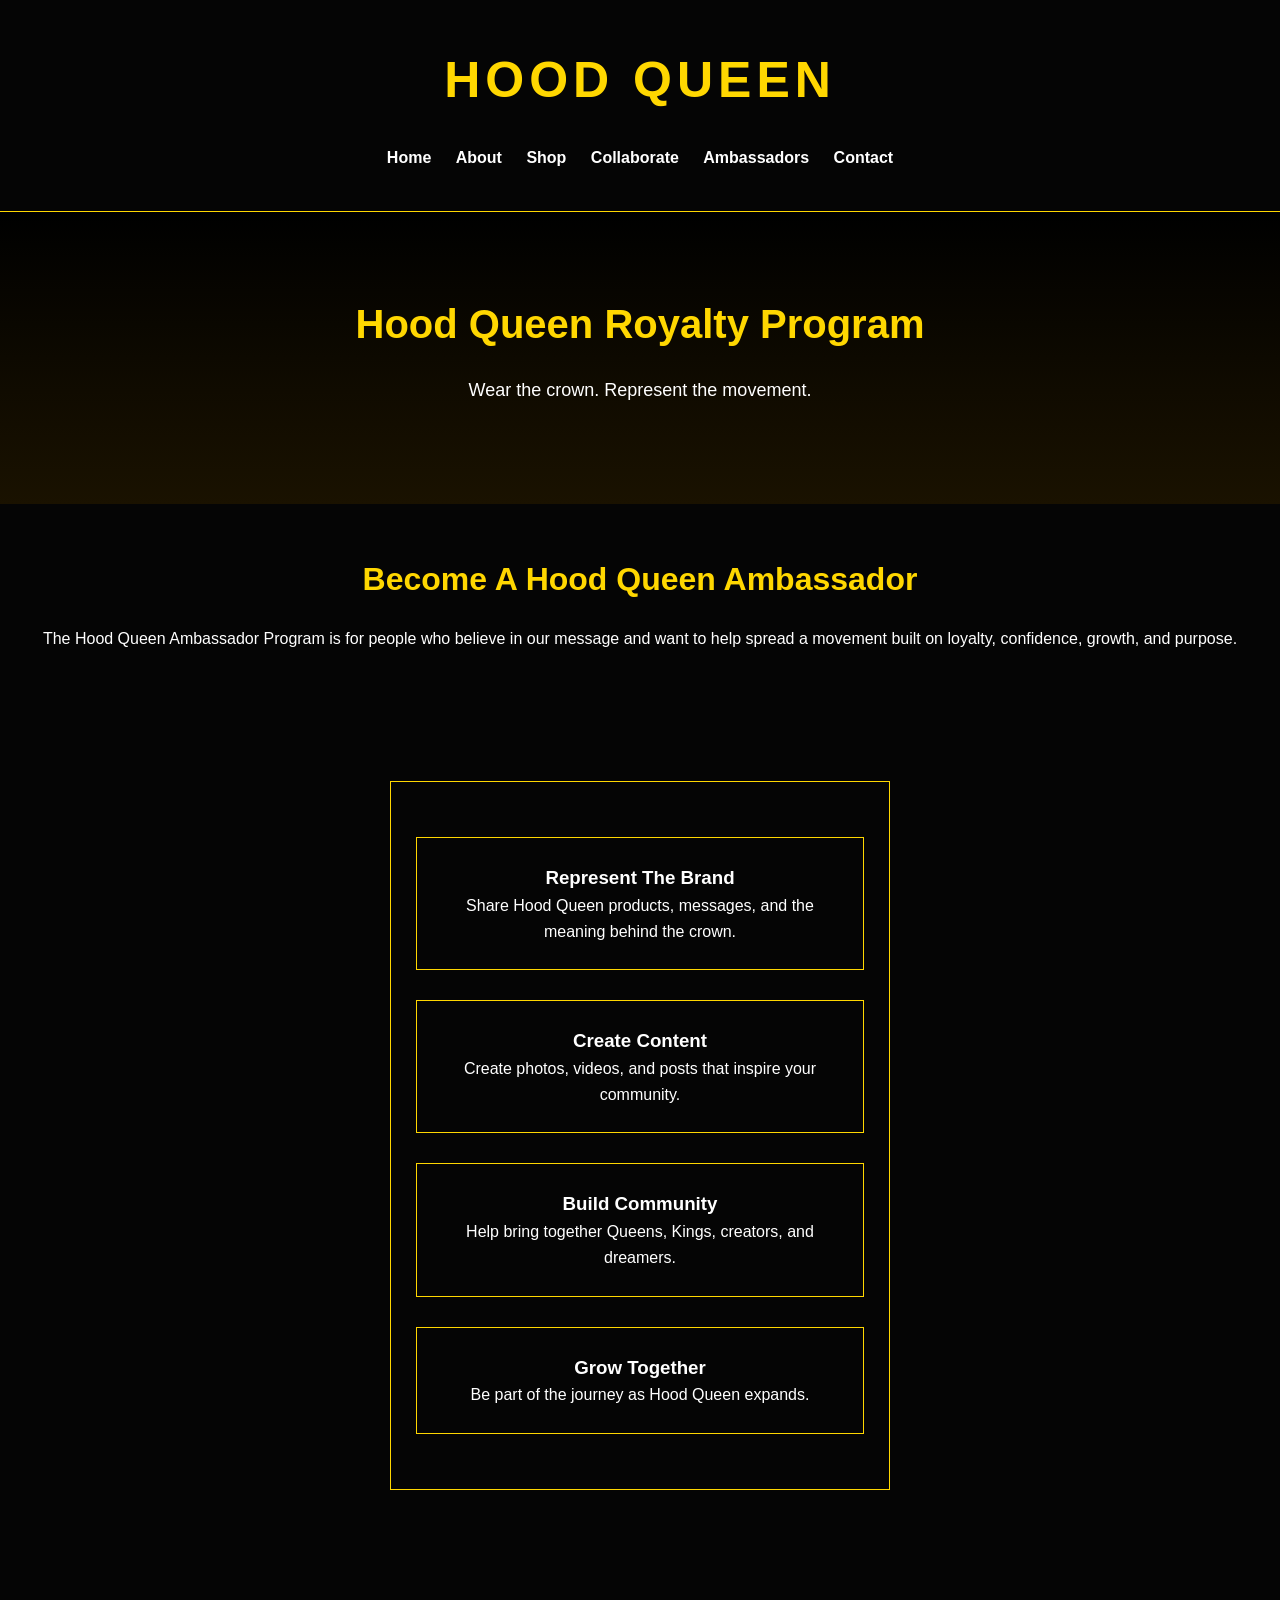
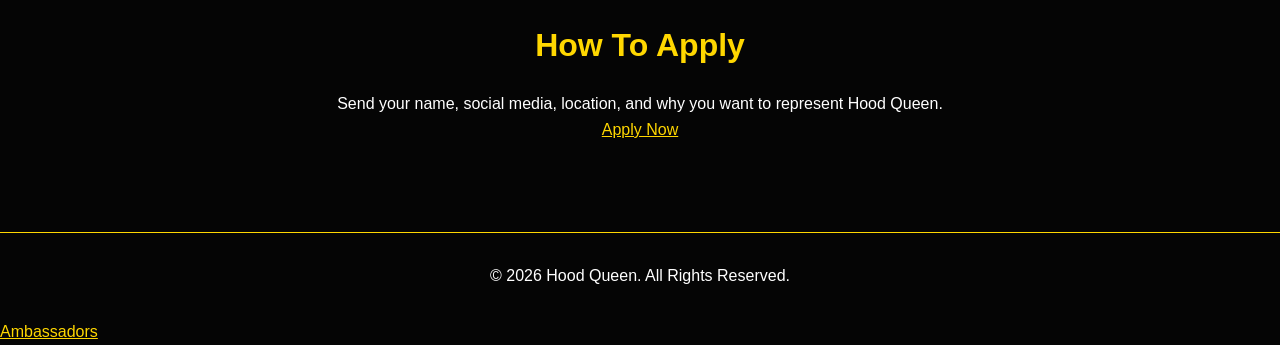
<file: ambassadors.html>
<!DOCTYPE html>
<html lang="en">

<head>

<meta charset="UTF-8">
<meta name="viewport" content="width=device-width, initial-scale=1.0">

<title>Hood Queen Ambassadors</title>

<link rel="stylesheet" href="style.css">

</head>

<body>

<header>

<h1>HOOD QUEEN</h1>

<nav>
<a href="index.html">Home</a>
<a href="about.html">About</a>
<a href="shop.html">Shop</a>
<a href="collaborate.html">Collaborate</a>
<a href="ambassadors.html">Ambassadors</a>
<a href="contact.html">Contact</a>
</nav>

</header>


<section class="hero">

<h2>Hood Queen Royalty Program</h2>

<p>
Wear the crown. Represent the movement.
</p>

</section>


<section class="section">

<h2>Become A Hood Queen Ambassador</h2>

<p>
The Hood Queen Ambassador Program is for people who believe in our message and want to help spread a movement built on loyalty, confidence, growth, and purpose.
</p>

</section>


<section class="section">

<div class="cards">


<div class="card">

<h3>Represent The Brand</h3>

<p>
Share Hood Queen products, messages, and the meaning behind the crown.
</p>

</div>


<div class="card">

<h3>Create Content</h3>

<p>
Create photos, videos, and posts that inspire your community.
</p>

</div>


<div class="card">

<h3>Build Community</h3>

<p>
Help bring together Queens, Kings, creators, and dreamers.
</p>

</div>


<div class="card">

<h3>Grow Together</h3>

<p>
Be part of the journey as Hood Queen expands.
</p>

</div>


</div>

</section>


<section class="section">

<h2>How To Apply</h2>

<p>
Send your name, social media, location, and why you want to represent Hood Queen.
</p>

<a class="button" href="contact.html">Apply Now</a>

</section>


<footer>

<p>© 2026 Hood Queen. All Rights Reserved.</p>

</footer>


</body>

</html>
<a href="ambassadors.html">Ambassadors</a>
</file>
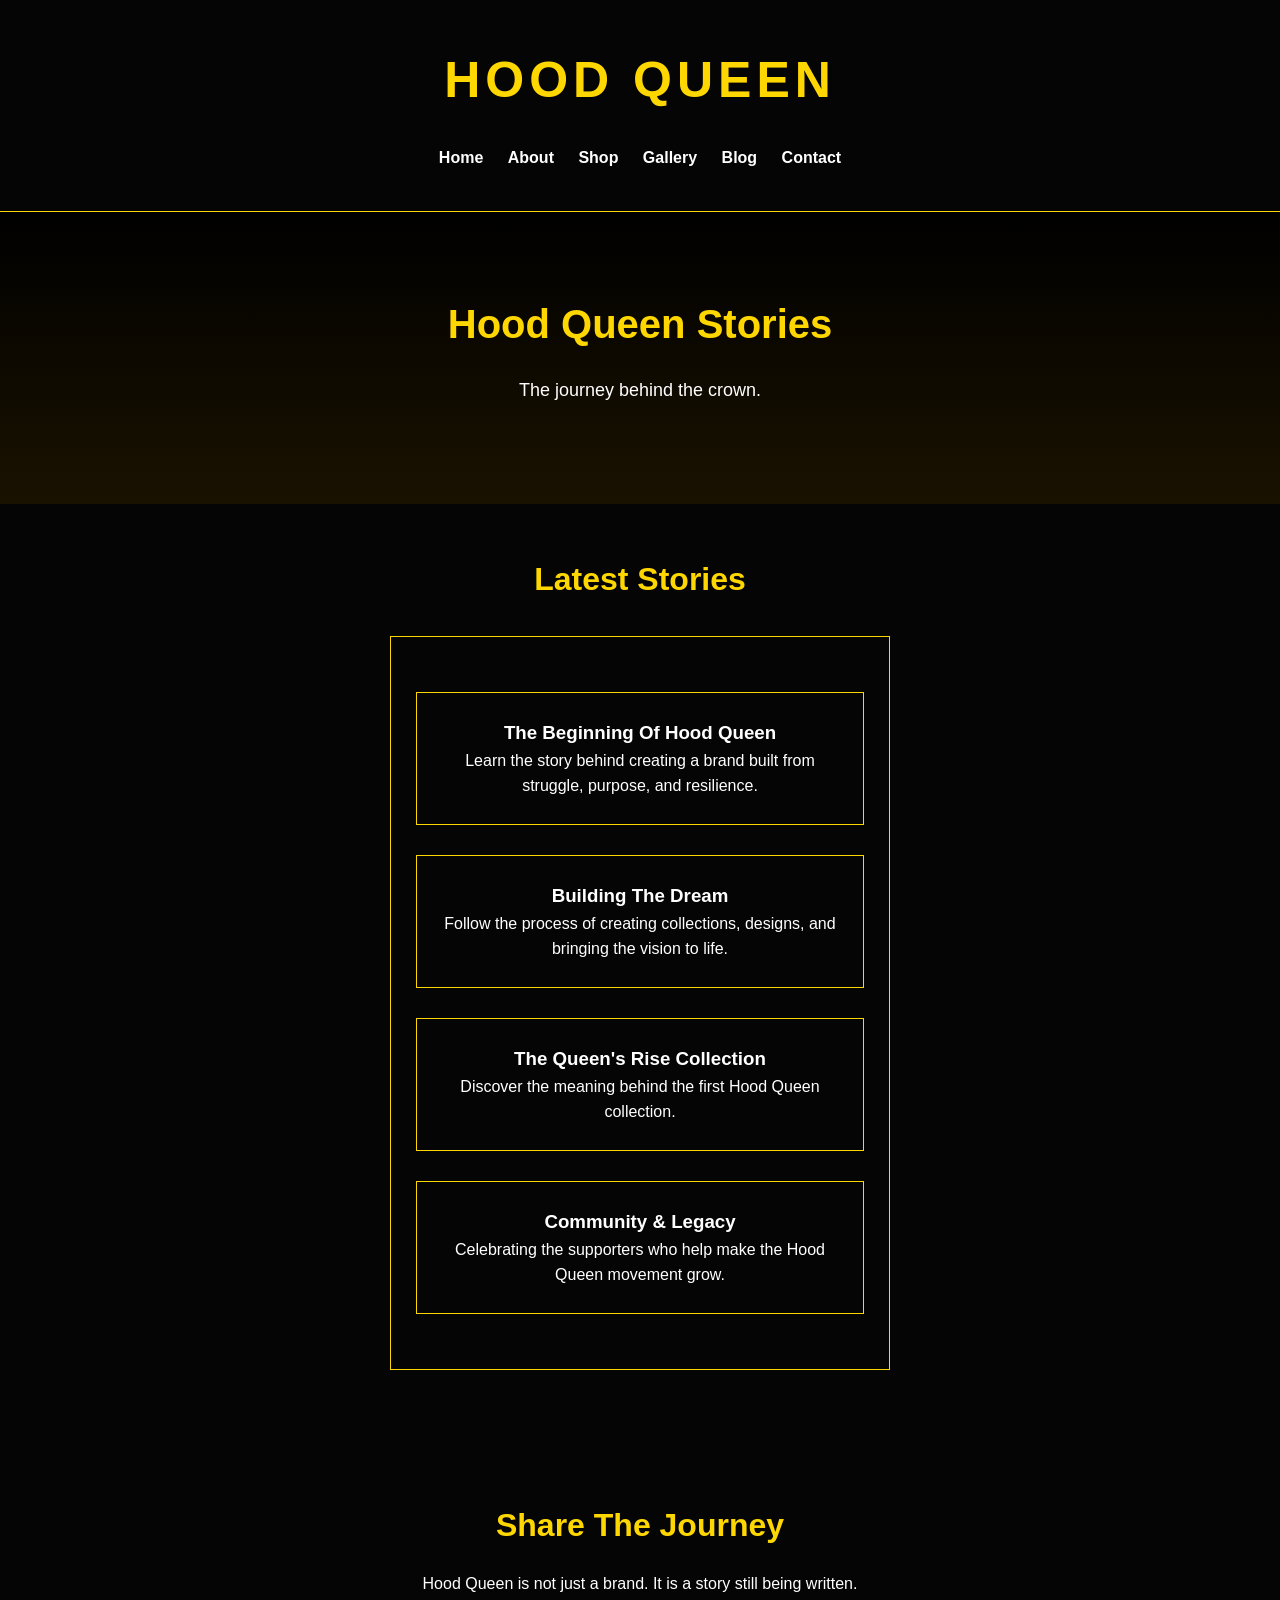
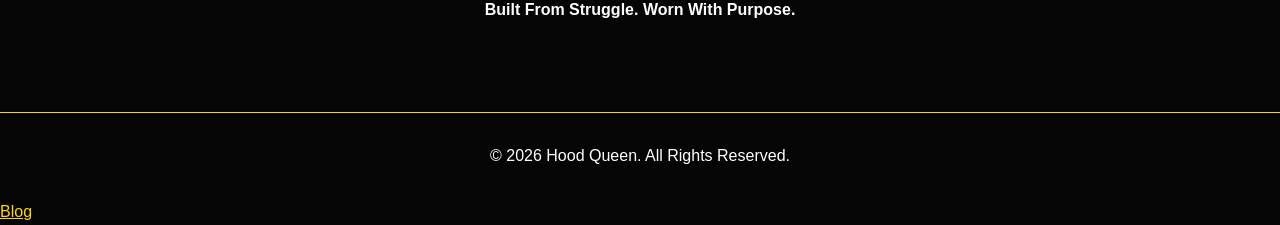
<file: blog.html>
<!DOCTYPE html>
<html lang="en">

<head>

<meta charset="UTF-8">
<meta name="viewport" content="width=device-width, initial-scale=1.0">

<title>Hood Queen Blog</title>

<link rel="stylesheet" href="style.css">

</head>

<body>

<header>

<h1>HOOD QUEEN</h1>

<nav>
<a href="index.html">Home</a>
<a href="about.html">About</a>
<a href="shop.html">Shop</a>
<a href="gallery.html">Gallery</a>
<a href="blog.html">Blog</a>
<a href="contact.html">Contact</a>
</nav>

</header>


<section class="hero">

<h2>Hood Queen Stories</h2>

<p>
The journey behind the crown.
</p>

</section>


<section class="section">

<h2>Latest Stories</h2>


<div class="cards">


<div class="card">

<h3>The Beginning Of Hood Queen</h3>

<p>
Learn the story behind creating a brand built from struggle, purpose, and resilience.
</p>

</div>


<div class="card">

<h3>Building The Dream</h3>

<p>
Follow the process of creating collections, designs, and bringing the vision to life.
</p>

</div>


<div class="card">

<h3>The Queen's Rise Collection</h3>

<p>
Discover the meaning behind the first Hood Queen collection.
</p>

</div>


<div class="card">

<h3>Community & Legacy</h3>

<p>
Celebrating the supporters who help make the Hood Queen movement grow.
</p>

</div>


</div>

</section>


<section class="section">

<h2>Share The Journey</h2>

<p>
Hood Queen is not just a brand. It is a story still being written.
</p>

<p>
<strong>Built From Struggle. Worn With Purpose.</strong>
</p>

</section>


<footer>

<p>© 2026 Hood Queen. All Rights Reserved.</p>

</footer>


</body>

</html>
<a href="blog.html">Blog</a>
</file>
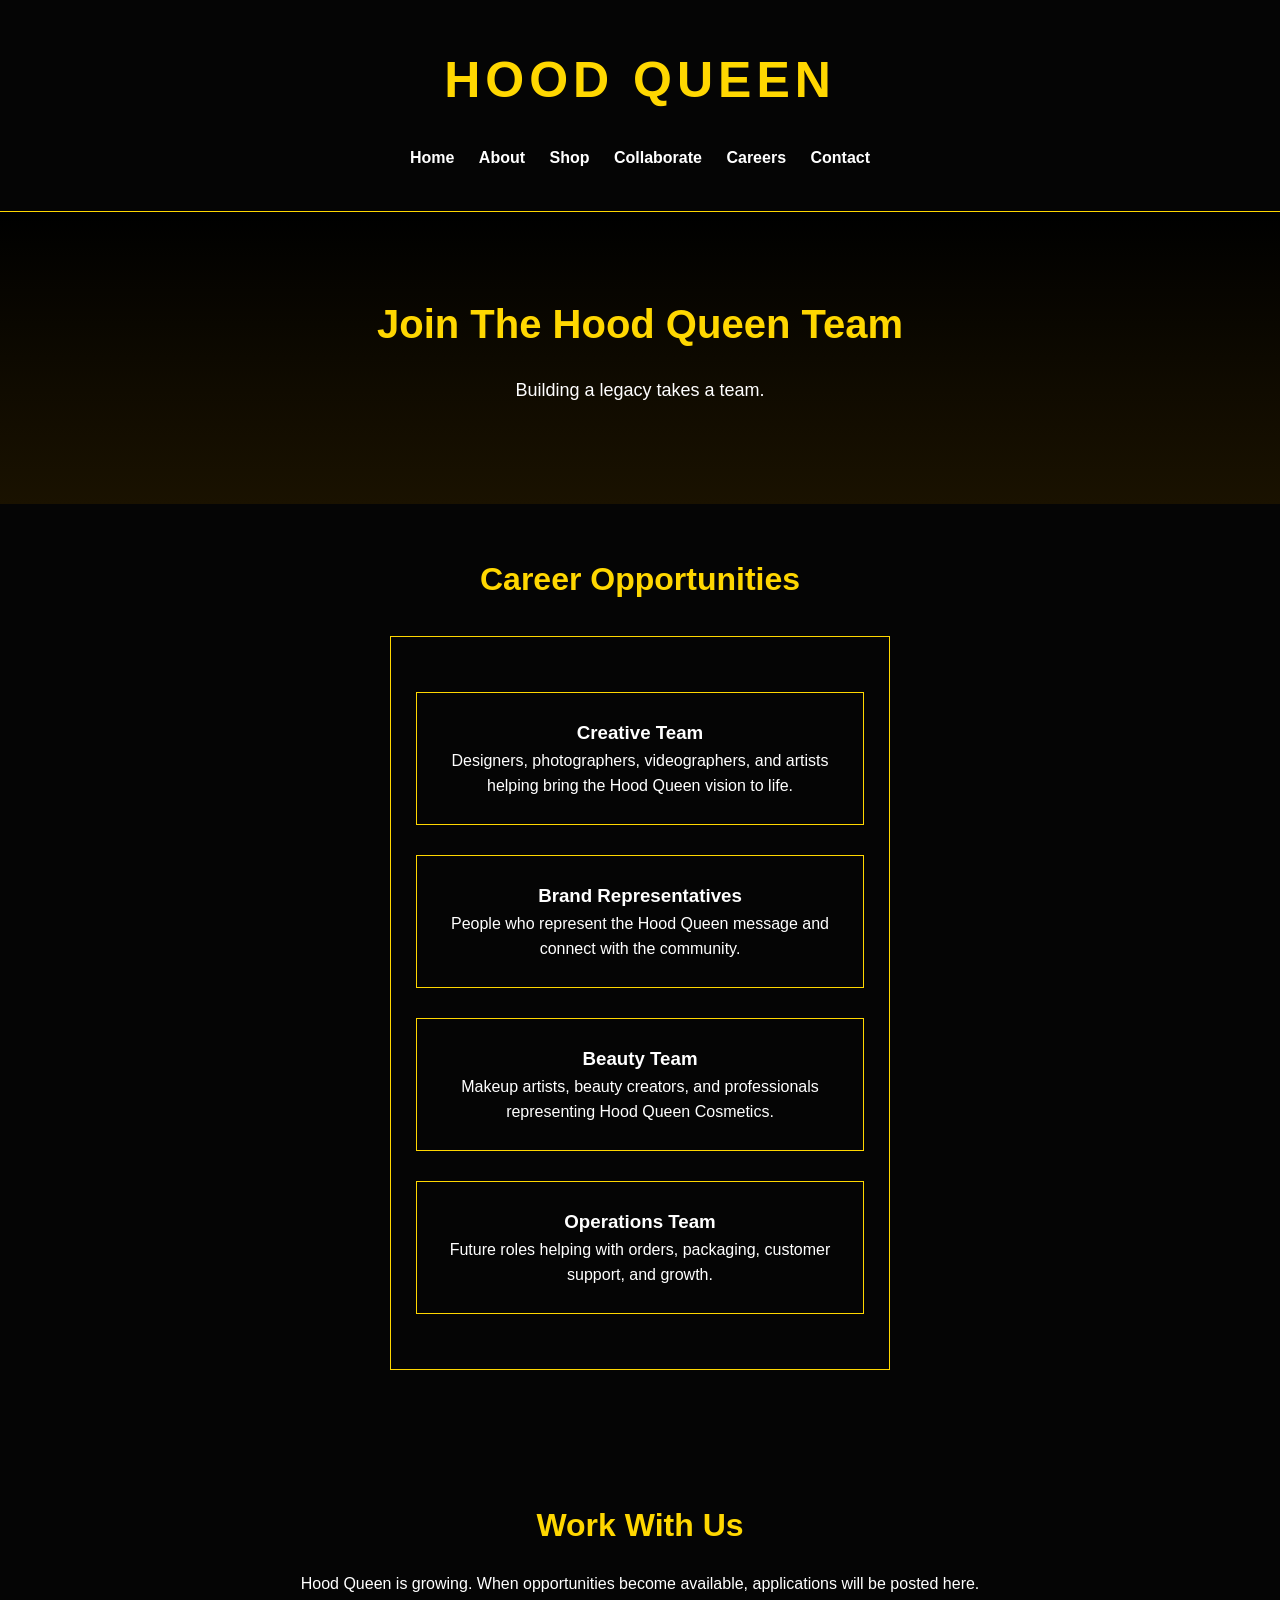
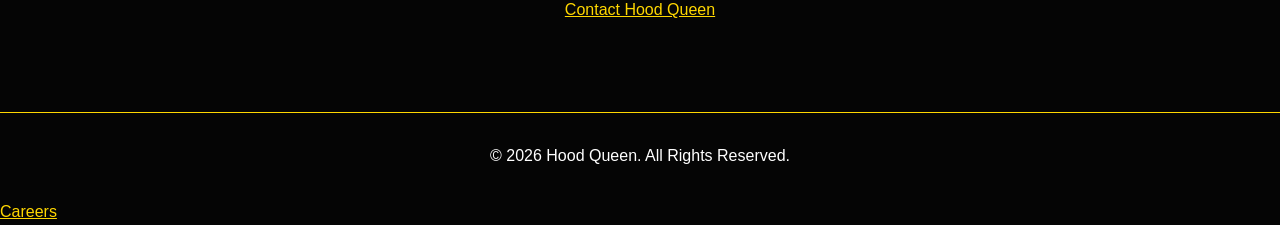
<file: careers.html>
<!DOCTYPE html>
<html lang="en">

<head>

<meta charset="UTF-8">
<meta name="viewport" content="width=device-width, initial-scale=1.0">

<title>Hood Queen Careers</title>

<link rel="stylesheet" href="style.css">

</head>

<body>

<header>

<h1>HOOD QUEEN</h1>

<nav>
<a href="index.html">Home</a>
<a href="about.html">About</a>
<a href="shop.html">Shop</a>
<a href="collaborate.html">Collaborate</a>
<a href="careers.html">Careers</a>
<a href="contact.html">Contact</a>
</nav>

</header>


<section class="hero">

<h2>Join The Hood Queen Team</h2>

<p>
Building a legacy takes a team.
</p>

</section>


<section class="section">

<h2>Career Opportunities</h2>

<div class="cards">


<div class="card">
<h3>Creative Team</h3>
<p>
Designers, photographers, videographers, and artists helping bring the Hood Queen vision to life.
</p>
</div>


<div class="card">
<h3>Brand Representatives</h3>
<p>
People who represent the Hood Queen message and connect with the community.
</p>
</div>


<div class="card">
<h3>Beauty Team</h3>
<p>
Makeup artists, beauty creators, and professionals representing Hood Queen Cosmetics.
</p>
</div>


<div class="card">
<h3>Operations Team</h3>
<p>
Future roles helping with orders, packaging, customer support, and growth.
</p>
</div>


</div>

</section>


<section class="section">

<h2>Work With Us</h2>

<p>
Hood Queen is growing. When opportunities become available, applications will be posted here.
</p>

<a class="button" href="contact.html">Contact Hood Queen</a>

</section>


<footer>

<p>© 2026 Hood Queen. All Rights Reserved.</p>

</footer>


</body>

</html>
<a href="careers.html">Careers</a>
</file>
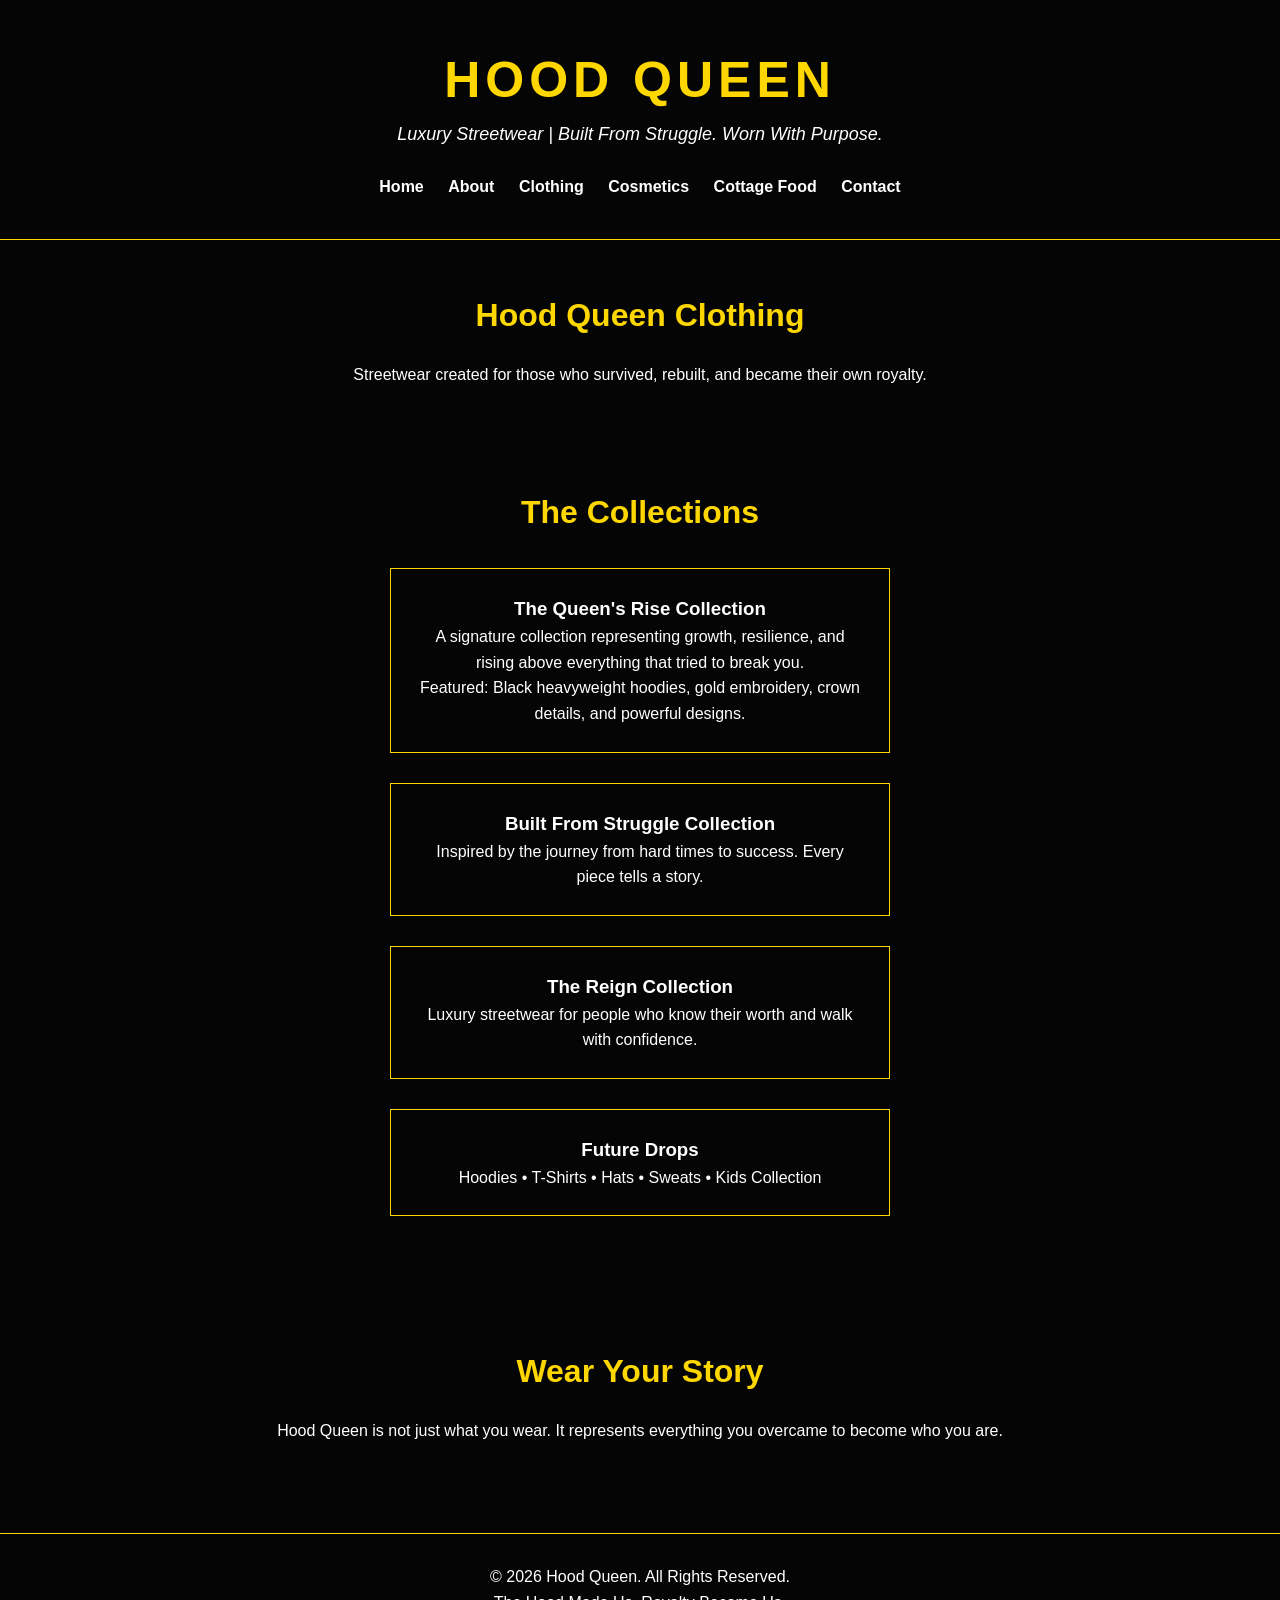
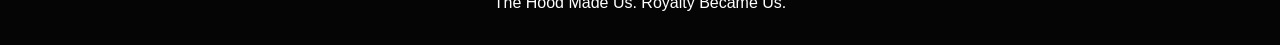
<file: clothing.html>
<!DOCTYPE html>
<html lang="en">
<head>
    <meta charset="UTF-8">
    <meta name="viewport" content="width=device-width, initial-scale=1.0">
    <title>Hood Queen Clothing</title>
    <link rel="stylesheet" href="style.css">
</head>

<body>

<header>
    <h1>HOOD QUEEN</h1>
    <p>Luxury Streetwear | Built From Struggle. Worn With Purpose.</p>

    <nav>
        <a href="index.html">Home</a>
        <a href="about.html">About</a>
        <a href="clothing.html">Clothing</a>
        <a href="cosmetics.html">Cosmetics</a>
        <a href="cottage-food.html">Cottage Food</a>
        <a href="contact.html">Contact</a>
    </nav>
</header>


<section>
    <h2>Hood Queen Clothing</h2>

    <p>
        Streetwear created for those who survived, rebuilt,
        and became their own royalty.
    </p>
</section>


<section>
    <h2>The Collections</h2>

    <div>
        <h3>The Queen's Rise Collection</h3>
        <p>
            A signature collection representing growth,
            resilience, and rising above everything that tried
            to break you.
        </p>

        <p>
            Featured:
            Black heavyweight hoodies,
            gold embroidery,
            crown details,
            and powerful designs.
        </p>
    </div>


    <div>
        <h3>Built From Struggle Collection</h3>
        <p>
            Inspired by the journey from hard times to success.
            Every piece tells a story.
        </p>
    </div>


    <div>
        <h3>The Reign Collection</h3>
        <p>
            Luxury streetwear for people who know their worth
            and walk with confidence.
        </p>
    </div>


    <div>
        <h3>Future Drops</h3>

        <p>
            Hoodies • T-Shirts • Hats • Sweats • Kids Collection
        </p>
    </div>

</section>


<section>
    <h2>Wear Your Story</h2>

    <p>
        Hood Queen is not just what you wear.
        It represents everything you overcame to become who you are.
    </p>
</section>


<footer>
    <p>© 2026 Hood Queen. All Rights Reserved.</p>
    <p>The Hood Made Us. Royalty Became Us.</p>
</footer>


<script src="script.js"></script>

</body>
</html>
</file>
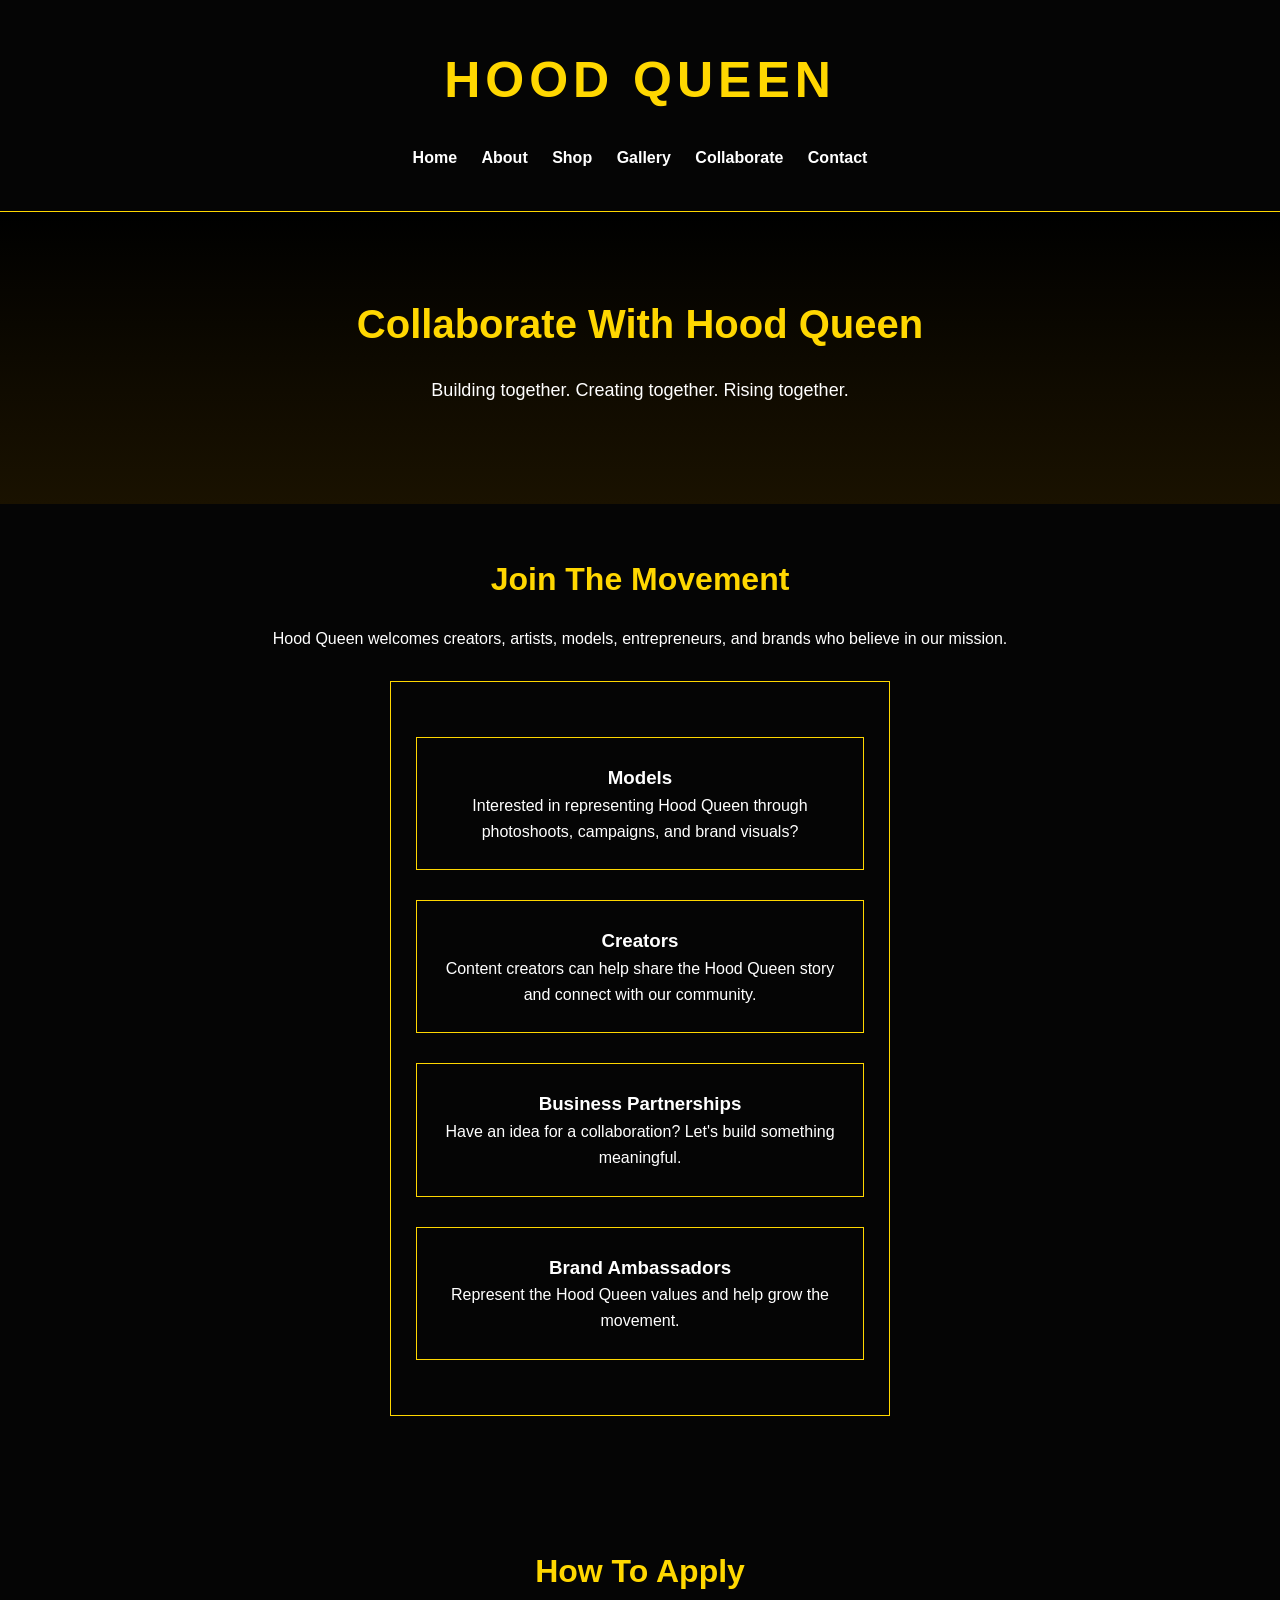
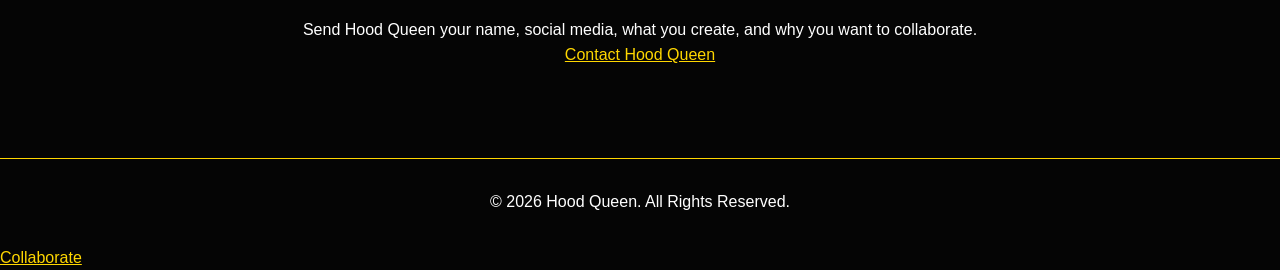
<file: collaborate.html>
<!DOCTYPE html>
<html lang="en">

<head>

<meta charset="UTF-8">
<meta name="viewport" content="width=device-width, initial-scale=1.0">

<title>Hood Queen Collaborate</title>

<link rel="stylesheet" href="style.css">

</head>

<body>

<header>

<h1>HOOD QUEEN</h1>

<nav>
<a href="index.html">Home</a>
<a href="about.html">About</a>
<a href="shop.html">Shop</a>
<a href="gallery.html">Gallery</a>
<a href="collaborate.html">Collaborate</a>
<a href="contact.html">Contact</a>
</nav>

</header>


<section class="hero">

<h2>Collaborate With Hood Queen</h2>

<p>
Building together. Creating together. Rising together.
</p>

</section>


<section class="section">


<h2>Join The Movement</h2>

<p>
Hood Queen welcomes creators, artists, models, entrepreneurs, and brands who believe in our mission.
</p>


<div class="cards">


<div class="card">

<h3>Models</h3>

<p>
Interested in representing Hood Queen through photoshoots, campaigns, and brand visuals?
</p>

</div>


<div class="card">

<h3>Creators</h3>

<p>
Content creators can help share the Hood Queen story and connect with our community.
</p>

</div>


<div class="card">

<h3>Business Partnerships</h3>

<p>
Have an idea for a collaboration? Let's build something meaningful.
</p>

</div>


<div class="card">

<h3>Brand Ambassadors</h3>

<p>
Represent the Hood Queen values and help grow the movement.
</p>

</div>


</div>

</section>


<section class="section">

<h2>How To Apply</h2>

<p>
Send Hood Queen your name, social media, what you create, and why you want to collaborate.
</p>

<a class="button" href="contact.html">Contact Hood Queen</a>

</section>


<footer>

<p>© 2026 Hood Queen. All Rights Reserved.</p>

</footer>


</body>

</html>
<a href="collaborate.html">Collaborate</a>
</file>
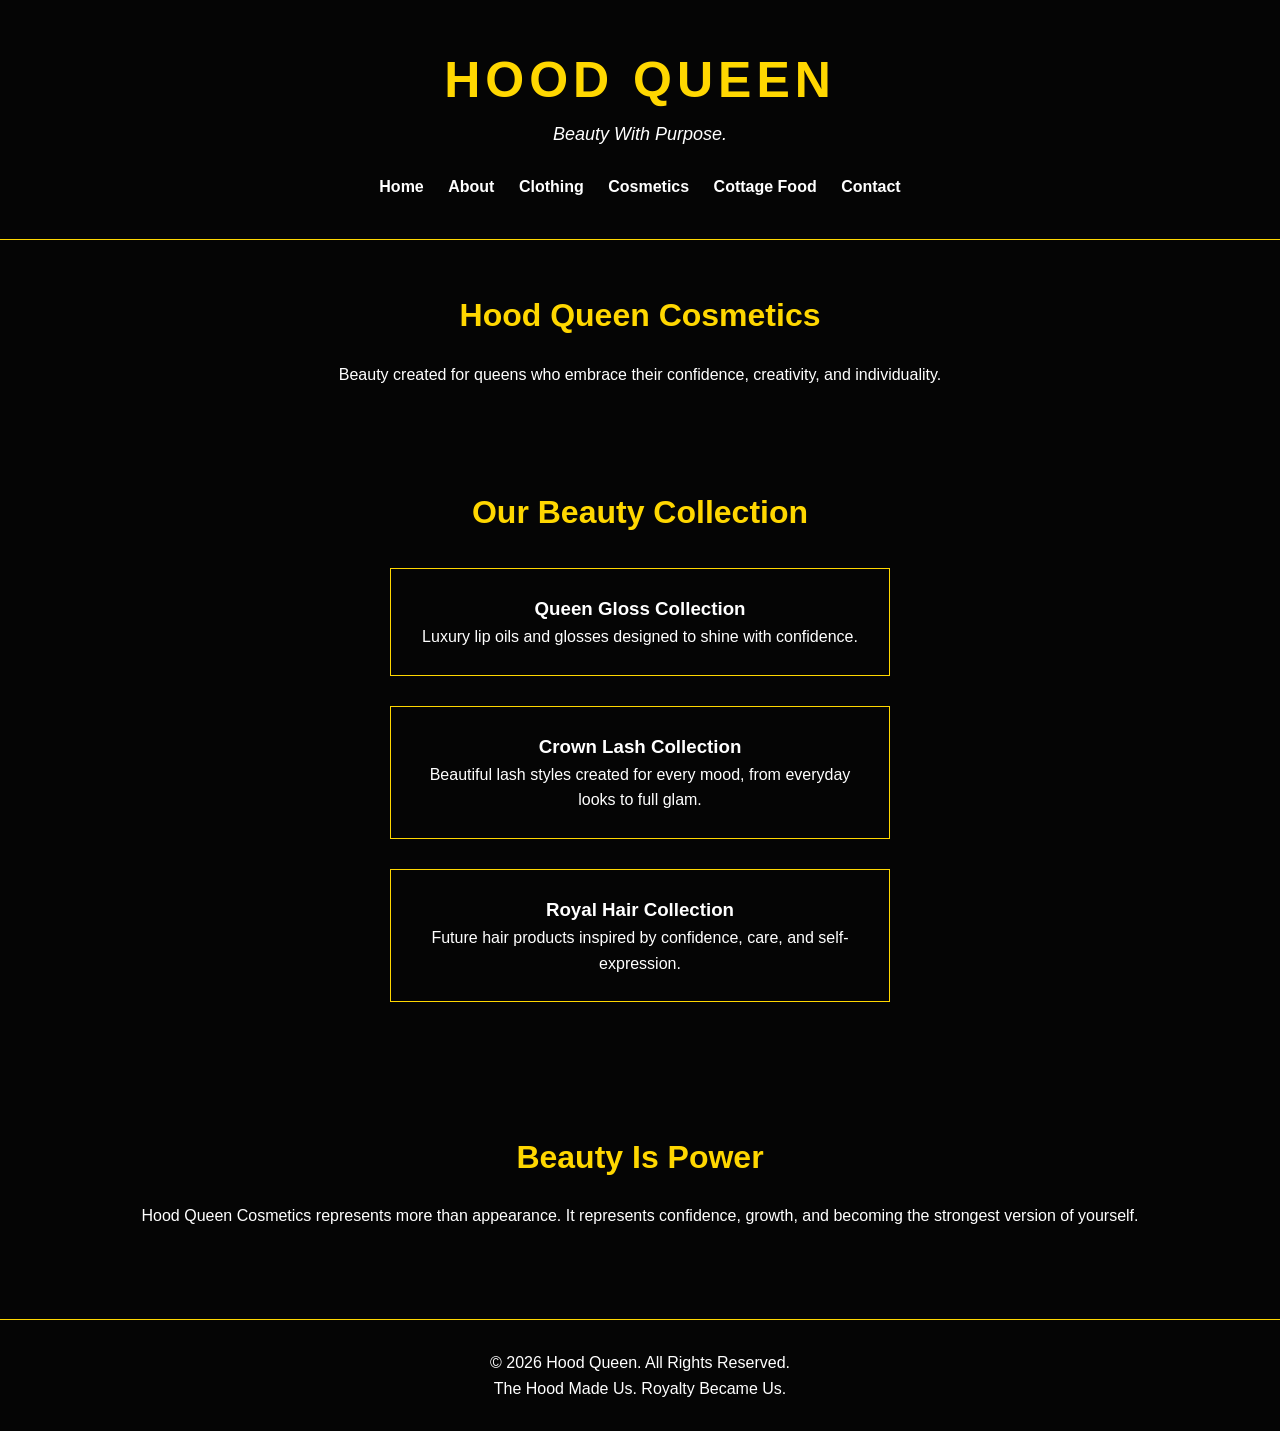
<file: cosmetics.html>
<!DOCTYPE html>
<html lang="en">
<head>
    <meta charset="UTF-8">
    <meta name="viewport" content="width=device-width, initial-scale=1.0">
    <title>Hood Queen Cosmetics</title>
    <link rel="stylesheet" href="style.css">
</head>

<body>

<header>
    <h1>HOOD QUEEN</h1>
    <p>Beauty With Purpose.</p>

    <nav>
        <a href="index.html">Home</a>
        <a href="about.html">About</a>
        <a href="clothing.html">Clothing</a>
        <a href="cosmetics.html">Cosmetics</a>
        <a href="cottage-food.html">Cottage Food</a>
        <a href="contact.html">Contact</a>
    </nav>
</header>


<section>
    <h2>Hood Queen Cosmetics</h2>

    <p>
        Beauty created for queens who embrace their confidence,
        creativity, and individuality.
    </p>
</section>


<section>
    <h2>Our Beauty Collection</h2>

    <div>
        <h3>Queen Gloss Collection</h3>
        <p>
            Luxury lip oils and glosses designed to shine
            with confidence.
        </p>
    </div>


    <div>
        <h3>Crown Lash Collection</h3>
        <p>
            Beautiful lash styles created for every mood,
            from everyday looks to full glam.
        </p>
    </div>


    <div>
        <h3>Royal Hair Collection</h3>
        <p>
            Future hair products inspired by confidence,
            care, and self-expression.
        </p>
    </div>

</section>


<section>
    <h2>Beauty Is Power</h2>

    <p>
        Hood Queen Cosmetics represents more than appearance.
        It represents confidence, growth, and becoming the
        strongest version of yourself.
    </p>
</section>


<footer>
    <p>© 2026 Hood Queen. All Rights Reserved.</p>
    <p>The Hood Made Us. Royalty Became Us.</p>
</footer>


<script src="script.js"></script>

</body>
</html>
</file>
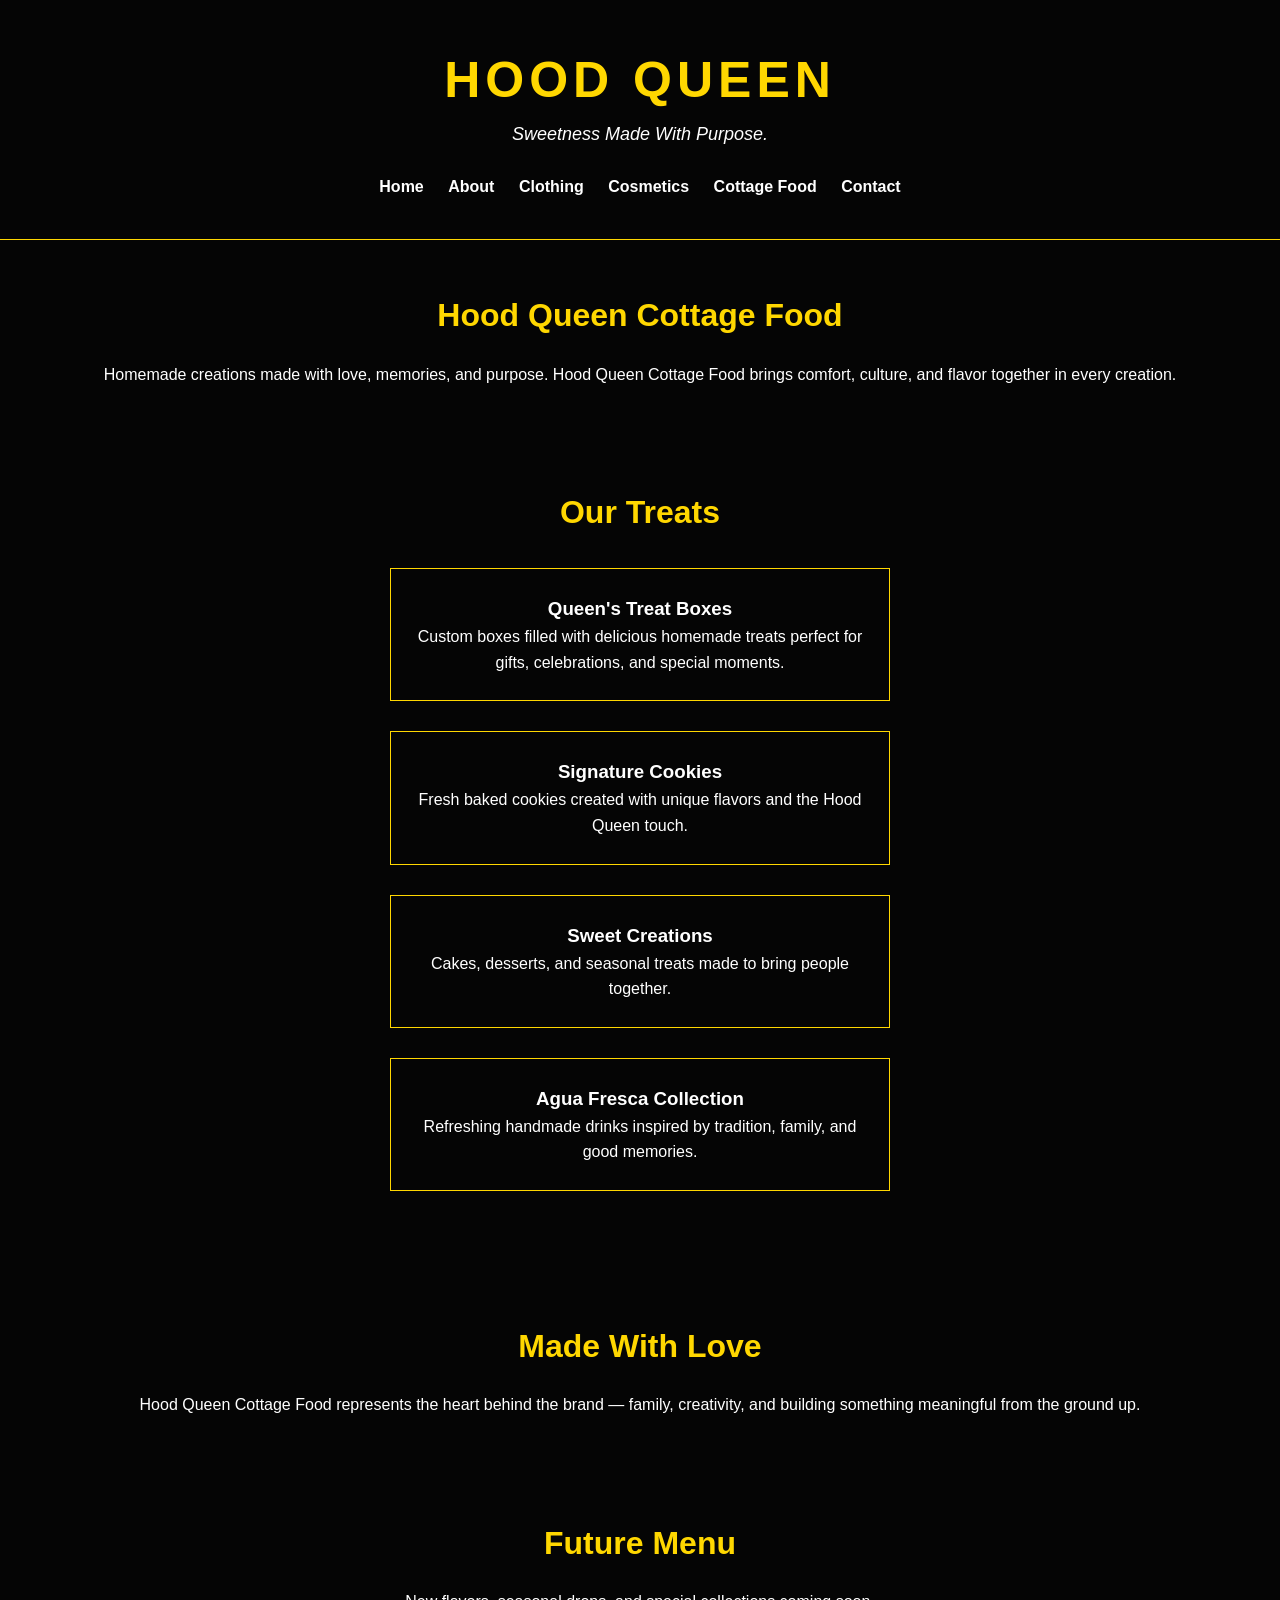
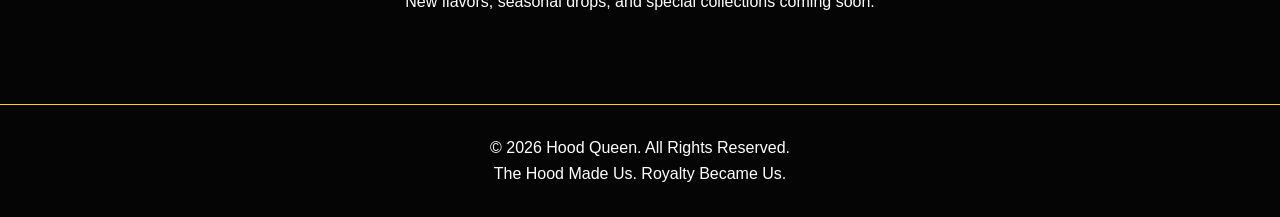
<file: cottage-food.html>
<!DOCTYPE html>
<html lang="en">
<head>
    <meta charset="UTF-8">
    <meta name="viewport" content="width=device-width, initial-scale=1.0">
    <title>Hood Queen Cottage Food</title>
    <link rel="stylesheet" href="style.css">
</head>

<body>

<header>
    <h1>HOOD QUEEN</h1>
    <p>Sweetness Made With Purpose.</p>

    <nav>
        <a href="index.html">Home</a>
        <a href="about.html">About</a>
        <a href="clothing.html">Clothing</a>
        <a href="cosmetics.html">Cosmetics</a>
        <a href="cottage-food.html">Cottage Food</a>
        <a href="contact.html">Contact</a>
    </nav>
</header>


<section>
    <h2>Hood Queen Cottage Food</h2>

    <p>
        Homemade creations made with love, memories, and purpose.
        Hood Queen Cottage Food brings comfort, culture, and flavor
        together in every creation.
    </p>
</section>


<section>
    <h2>Our Treats</h2>

    <div>
        <h3>Queen's Treat Boxes</h3>
        <p>
            Custom boxes filled with delicious homemade treats
            perfect for gifts, celebrations, and special moments.
        </p>
    </div>


    <div>
        <h3>Signature Cookies</h3>
        <p>
            Fresh baked cookies created with unique flavors
            and the Hood Queen touch.
        </p>
    </div>


    <div>
        <h3>Sweet Creations</h3>
        <p>
            Cakes, desserts, and seasonal treats made to
            bring people together.
        </p>
    </div>


    <div>
        <h3>Agua Fresca Collection</h3>
        <p>
            Refreshing handmade drinks inspired by tradition,
            family, and good memories.
        </p>
    </div>

</section>


<section>
    <h2>Made With Love</h2>

    <p>
        Hood Queen Cottage Food represents the heart behind
        the brand — family, creativity, and building something
        meaningful from the ground up.
    </p>
</section>


<section>
    <h2>Future Menu</h2>

    <p>
        New flavors, seasonal drops, and special collections
        coming soon.
    </p>
</section>


<footer>
    <p>© 2026 Hood Queen. All Rights Reserved.</p>
    <p>The Hood Made Us. Royalty Became Us.</p>
</footer>


<script src="script.js"></script>

</body>
</html>
</file>
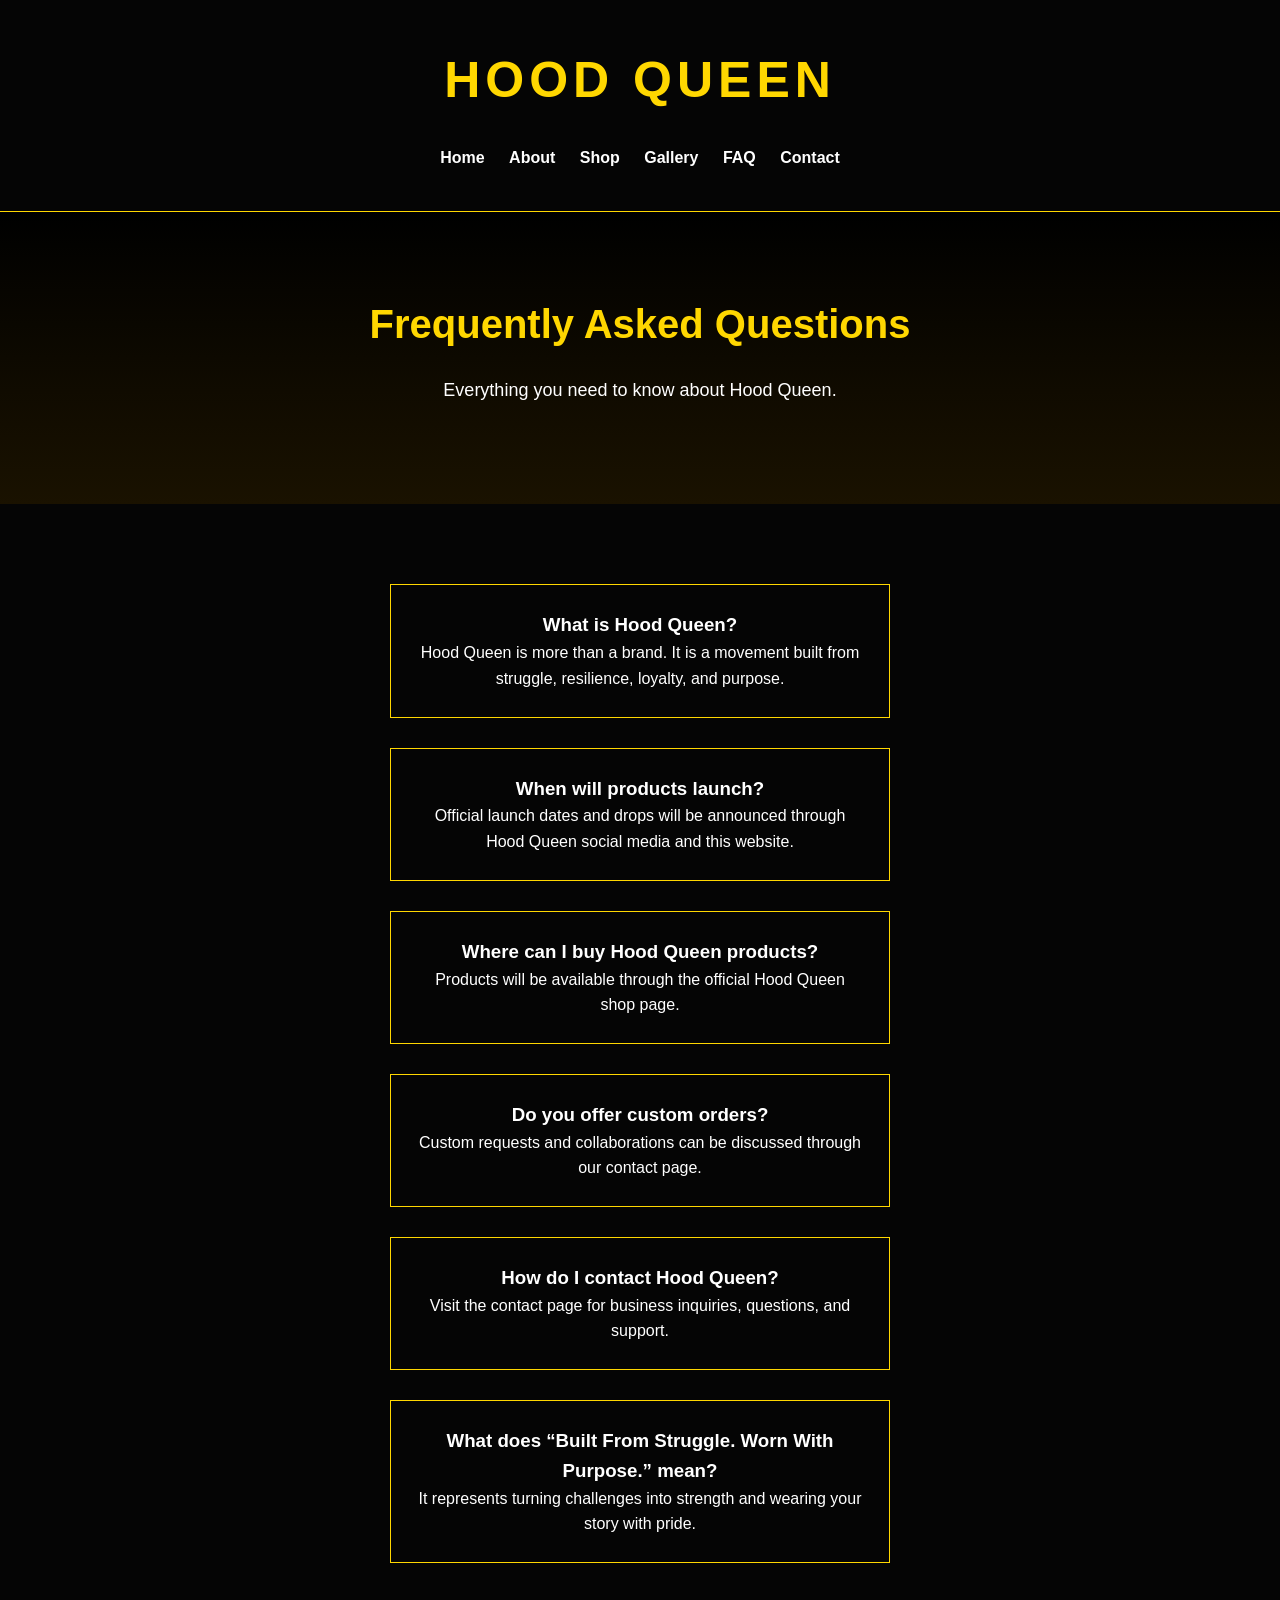
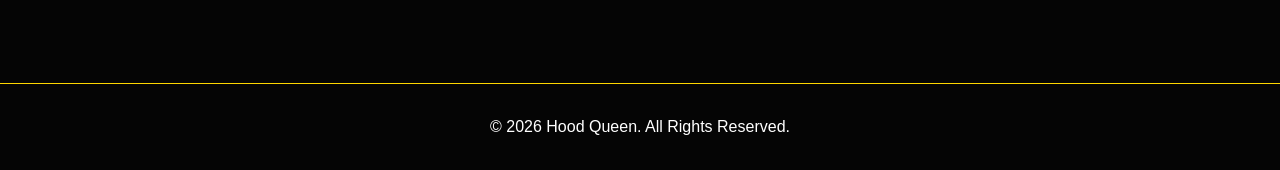
<file: faq.html>
<!DOCTYPE html>
<html lang="en">

<head>

<meta charset="UTF-8">
<meta name="viewport" content="width=device-width, initial-scale=1.0">

<title>Hood Queen FAQ</title>

<link rel="stylesheet" href="style.css">

</head>


<body>

<header>

<h1>HOOD QUEEN</h1>

<nav>
<a href="index.html">Home</a>
<a href="about.html">About</a>
<a href="shop.html">Shop</a>
<a href="gallery.html">Gallery</a>
<a href="faq.html">FAQ</a>
<a href="contact.html">Contact</a>
</nav>

</header>


<section class="hero">

<h2>Frequently Asked Questions</h2>

<p>
Everything you need to know about Hood Queen.
</p>

</section>


<section class="section">


<div class="card">

<h3>What is Hood Queen?</h3>

<p>
Hood Queen is more than a brand. It is a movement built from struggle, resilience, loyalty, and purpose.
</p>

</div>


<div class="card">

<h3>When will products launch?</h3>

<p>
Official launch dates and drops will be announced through Hood Queen social media and this website.
</p>

</div>


<div class="card">

<h3>Where can I buy Hood Queen products?</h3>

<p>
Products will be available through the official Hood Queen shop page.
</p>

</div>


<div class="card">

<h3>Do you offer custom orders?</h3>

<p>
Custom requests and collaborations can be discussed through our contact page.
</p>

</div>


<div class="card">

<h3>How do I contact Hood Queen?</h3>

<p>
Visit the contact page for business inquiries, questions, and support.
</p>

</div>


<div class="card">

<h3>What does “Built From Struggle. Worn With Purpose.” mean?</h3>

<p>
It represents turning challenges into strength and wearing your story with pride.
</p>

</div>


</section>


<footer>

<p>© 2026 Hood Queen. All Rights Reserved.</p>

</footer>


</body>

</html>
</file>
<file: style.css>
* {
    margin: 0;
    padding: 0;
    box-sizing: border-box;
    font-family: Arial, sans-serif;
}

body {
    background: #050505;
    color: white;
    line-height: 1.6;
}

header {
    text-align: center;
    padding: 40px 20px;
    border-bottom: 1px solid gold;
}

header h1 {
    font-size: 50px;
    letter-spacing: 5px;
    color: gold;
}

header p {
    font-size: 18px;
    font-style: italic;
}

nav {
    margin-top: 25px;
}

nav a {
    color: white;
    text-decoration: none;
    margin: 10px;
    font-weight: bold;
}

nav a:hover {
    color: gold;
}


.hero {
    text-align: center;
    padding: 80px 20px;
    background: linear-gradient(#000000, #1a1200);
}

.hero h2 {
    font-size: 40px;
    color: gold;
}

.hero p {
    max-width: 700px;
    margin: 20px auto;
    font-size: 18px;
}


button {
    background: gold;
    color: black;
    border: none;
    padding: 15px 35px;
    font-weight: bold;
    cursor: pointer;
    border-radius: 5px;
}

button:hover {
    background: white;
}


section {
    padding: 50px 20px;
    text-align: center;
}

section h2 {
    color: gold;
    font-size: 32px;
    margin-bottom: 20px;
}

section div {
    margin: 30px auto;
    padding: 25px;
    max-width: 500px;
    border: 1px solid gold;
}


a {
    color: gold;
}


footer {
    text-align: center;
    padding: 30px;
    border-top: 1px solid gold;
    margin-top: 40px;
}
</file>
